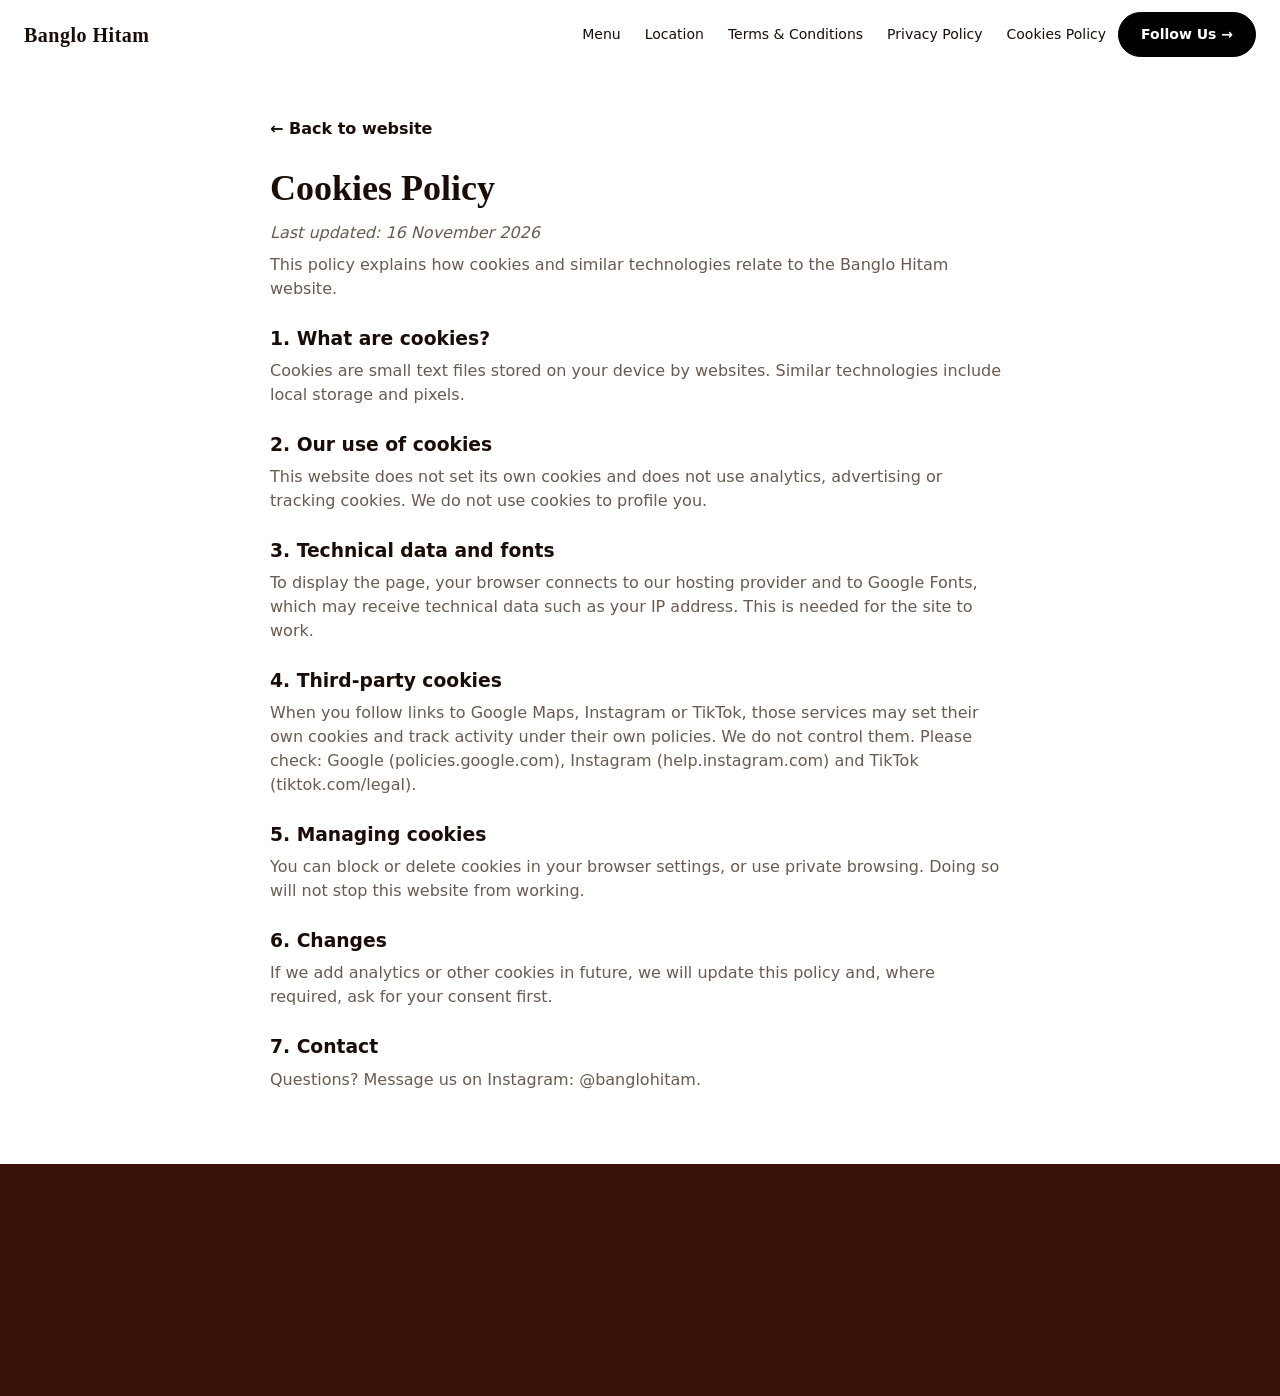
<file: cookies.html>
<!DOCTYPE html>
<html lang="en"><head><meta charset="utf-8">
<meta name="viewport" content="width=device-width, initial-scale=1, viewport-fit=cover">
<meta http-equiv="Content-Security-Policy" content="default-src 'none'; script-src 'self'; style-src 'self' https://fonts.googleapis.com; font-src https://fonts.gstatic.com; img-src 'self' data:; connect-src 'none'; base-uri 'none'; form-action 'none'; object-src 'none'; upgrade-insecure-requests">
<meta name="referrer" content="strict-origin-when-cross-origin">
<title>Cookies Policy | Banglo Hitam</title>
<meta name="description" content="The Banglo Hitam website sets no cookies of its own. Learn about third-party cookies and how to manage them.">
<meta name="robots" content="index,follow,max-image-preview:large">
<meta name="theme-color" content="#3b1208">
<link rel="canonical" href="https://YOUR-SITE-URL/cookies.html">
<link rel="icon" href="favicon.ico" sizes="48x48"><link rel="icon" type="image/png" href="favicon-192.png" sizes="192x192"><link rel="apple-touch-icon" href="apple-touch-icon.png">
<meta property="og:type" content="website"><meta property="og:site_name" content="Banglo Hitam"><meta property="og:locale" content="en_MY">
<meta property="og:title" content="Cookies Policy | Banglo Hitam"><meta property="og:description" content="The Banglo Hitam website sets no cookies of its own. Learn about third-party cookies and how to manage them."><meta property="og:url" content="https://YOUR-SITE-URL/cookies.html">
<meta property="og:image" content="https://YOUR-SITE-URL/images/og-image.jpg"><meta property="og:image:secure_url" content="https://YOUR-SITE-URL/images/og-image.jpg"><meta property="og:image:type" content="image/jpeg"><meta property="og:image:width" content="1200"><meta property="og:image:height" content="630"><meta property="og:image:alt" content="Banglo Hitam cafe counter in Klang, Selangor">
<meta name="twitter:card" content="summary_large_image"><meta name="twitter:title" content="Cookies Policy | Banglo Hitam"><meta name="twitter:description" content="The Banglo Hitam website sets no cookies of its own. Learn about third-party cookies and how to manage them."><meta name="twitter:image" content="https://YOUR-SITE-URL/images/og-image.jpg">
<link rel="preconnect" href="https://fonts.googleapis.com"><link rel="preconnect" href="https://fonts.gstatic.com" crossorigin>
<link rel="stylesheet" href="https://fonts.googleapis.com/css2?family=Inter:wght@400;500;600;700&family=Playfair+Display:wght@500;600&display=swap">
<link rel="stylesheet" href="style.css">
</head><body>
<nav><a class="logo" href="index.html">Banglo Hitam</a>
<ul><li><a href="index.html#menu">Menu</a></li><li><a href="index.html#loc">Location</a></li><li><a href="terms.html">Terms &amp; Conditions</a></li><li><a href="privacy.html">Privacy Policy</a></li><li><a href="cookies.html">Cookies Policy</a></li></ul>
<a class="btn" href="https://www.instagram.com/banglohitam/" target="_blank" rel="noopener noreferrer">Follow Us →</a><button class="burger" id="bg" aria-label="Open navigation" aria-expanded="false" aria-controls="dr"><i></i><i></i><i></i></button><div class="drawer" id="dr"><a href="index.html">Home</a><a href="index.html#menu">Menu</a><a href="index.html#loc">Location</a><a href="terms.html">Terms &amp; Conditions</a><a href="privacy.html">Privacy Policy</a><a href="cookies.html">Cookies Policy</a></div></nav>
<main id="legal"><a class="back" href="index.html">← Back to website</a><article id="cookies"><h1>Cookies Policy</h1><p><i>Last updated: 16 November 2026</i></p><p>This policy explains how cookies and similar technologies relate to the Banglo Hitam website.</p>
<h3>1. What are cookies?</h3><p>Cookies are small text files stored on your device by websites. Similar technologies include local storage and pixels.</p>
<h3>2. Our use of cookies</h3><p>This website does not set its own cookies and does not use analytics, advertising or tracking cookies. We do not use cookies to profile you.</p>
<h3>3. Technical data and fonts</h3><p>To display the page, your browser connects to our hosting provider and to Google Fonts, which may receive technical data such as your IP address. This is needed for the site to work.</p>
<h3>4. Third-party cookies</h3><p>When you follow links to Google Maps, Instagram or TikTok, those services may set their own cookies and track activity under their own policies. We do not control them. Please check: Google (policies.google.com), Instagram (help.instagram.com) and TikTok (tiktok.com/legal).</p>
<h3>5. Managing cookies</h3><p>You can block or delete cookies in your browser settings, or use private browsing. Doing so will not stop this website from working.</p>
<h3>6. Changes</h3><p>If we add analytics or other cookies in future, we will update this policy and, where required, ask for your consent first.</p>
<h3>7. Contact</h3><p>Questions? Message us on Instagram: @banglohitam.</p></article></main>
<footer><div class="logo">Banglo Hitam</div><p>Good Coffee. Good Vibes.</p>
<p><a href="https://www.instagram.com/banglohitam/" target="_blank" rel="noopener noreferrer">Instagram</a><a href="https://www.tiktok.com/@banglohitam" target="_blank" rel="noopener noreferrer">TikTok</a></p>
<p><a href="terms.html">Terms &amp; Conditions</a><a href="privacy.html">Privacy Policy</a><a href="cookies.html">Cookies Policy</a></p><p>© 2026 Banglo Hitam. All rights reserved.</p></footer>
<script src="script.js" defer></script></body></html>
</file>
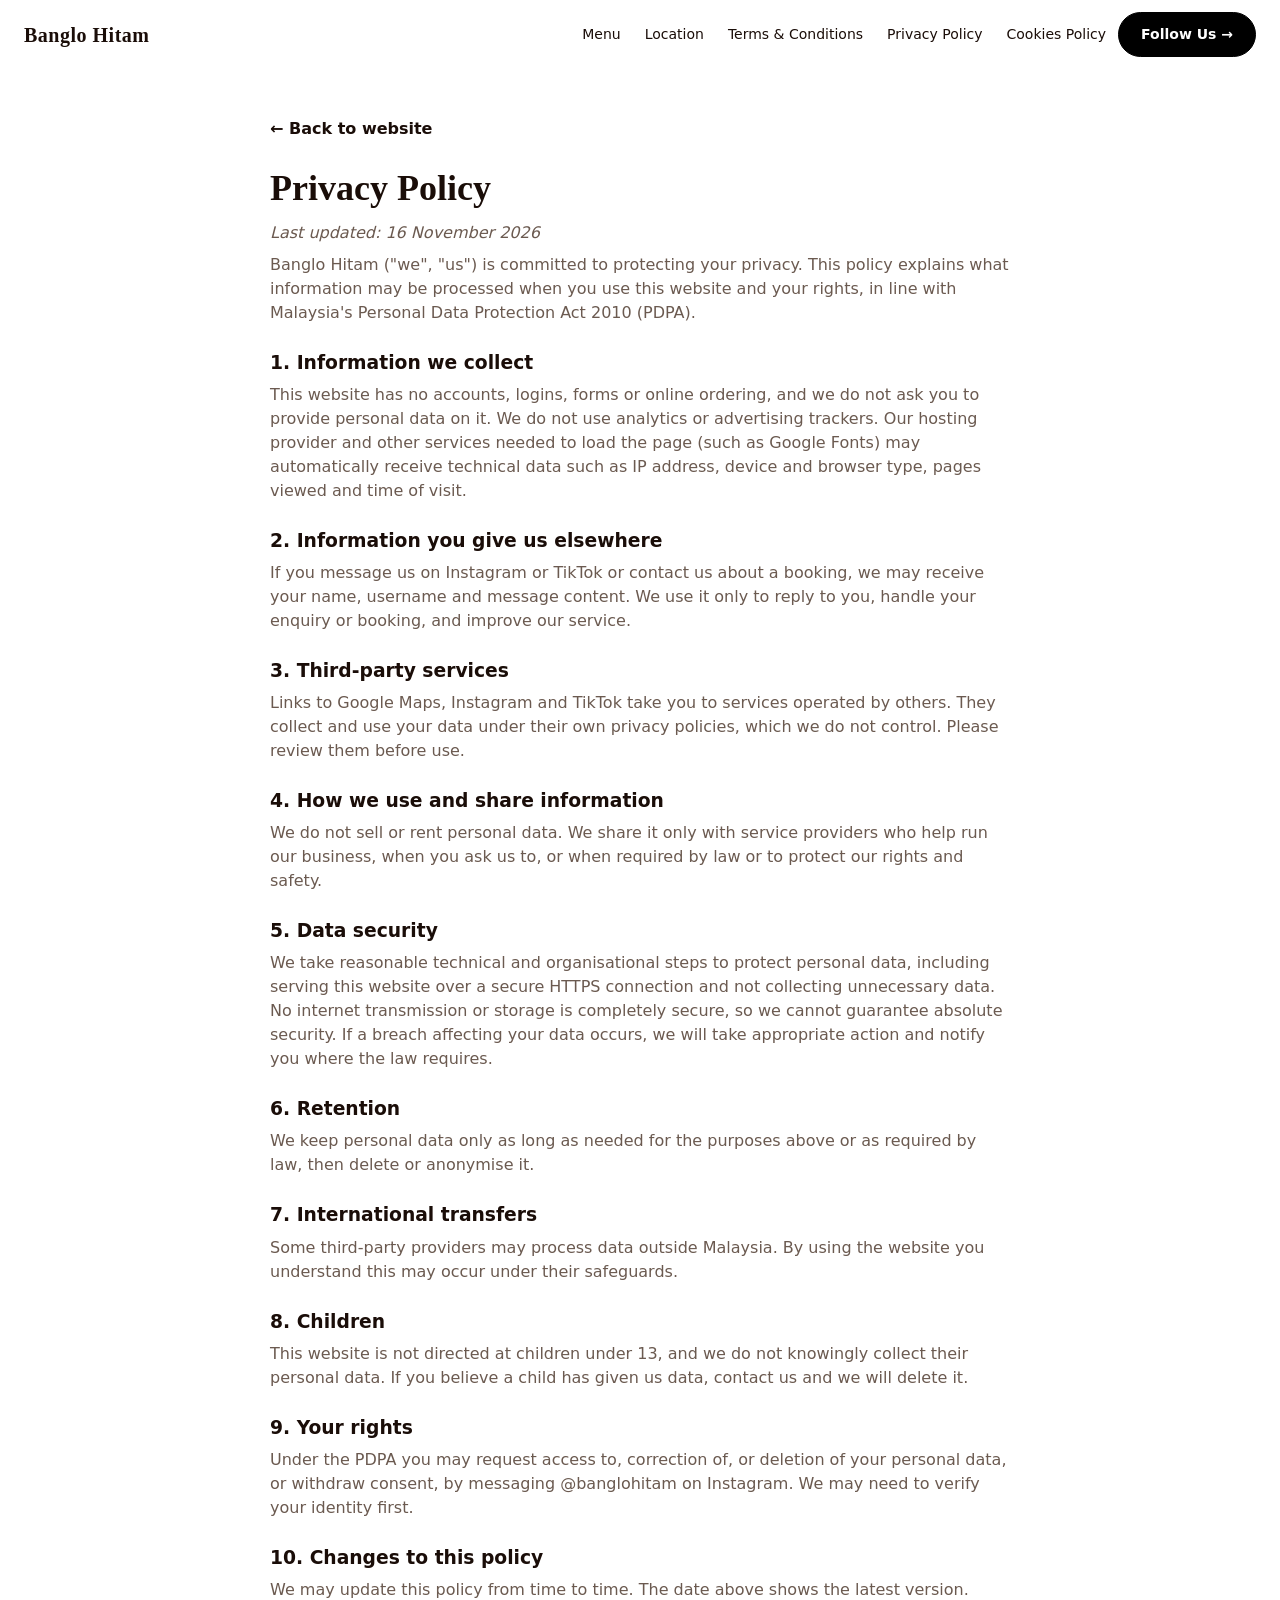
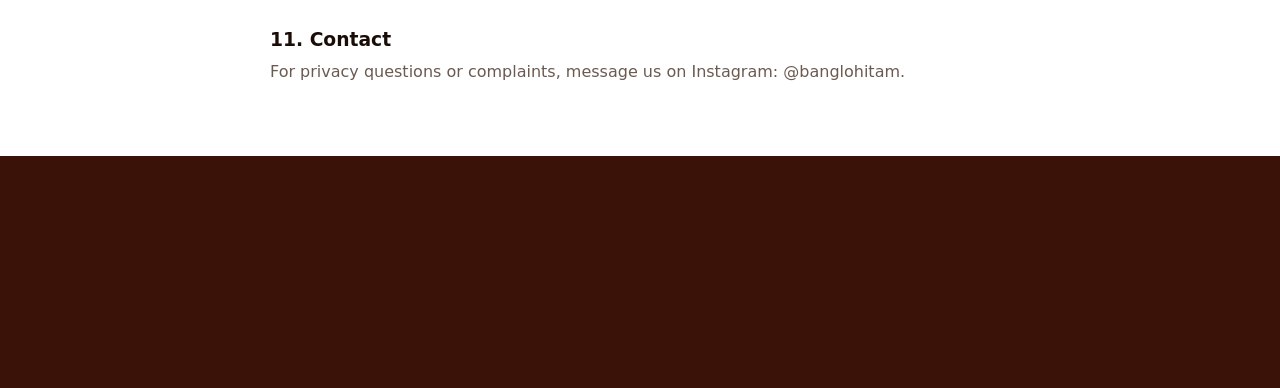
<file: privacy.html>
<!DOCTYPE html>
<html lang="en"><head><meta charset="utf-8">
<meta name="viewport" content="width=device-width, initial-scale=1, viewport-fit=cover">
<meta http-equiv="Content-Security-Policy" content="default-src 'none'; script-src 'self'; style-src 'self' https://fonts.googleapis.com; font-src https://fonts.gstatic.com; img-src 'self' data:; connect-src 'none'; base-uri 'none'; form-action 'none'; object-src 'none'; upgrade-insecure-requests">
<meta name="referrer" content="strict-origin-when-cross-origin">
<title>Privacy Policy | Banglo Hitam</title>
<meta name="description" content="How the Banglo Hitam website handles your information, your rights under Malaysia's PDPA, and how to contact us.">
<meta name="robots" content="index,follow,max-image-preview:large">
<meta name="theme-color" content="#3b1208">
<link rel="canonical" href="https://YOUR-SITE-URL/privacy.html">
<link rel="icon" href="favicon.ico" sizes="48x48"><link rel="icon" type="image/png" href="favicon-192.png" sizes="192x192"><link rel="apple-touch-icon" href="apple-touch-icon.png">
<meta property="og:type" content="website"><meta property="og:site_name" content="Banglo Hitam"><meta property="og:locale" content="en_MY">
<meta property="og:title" content="Privacy Policy | Banglo Hitam"><meta property="og:description" content="How the Banglo Hitam website handles your information, your rights under Malaysia's PDPA, and how to contact us."><meta property="og:url" content="https://YOUR-SITE-URL/privacy.html">
<meta property="og:image" content="https://YOUR-SITE-URL/images/og-image.jpg"><meta property="og:image:secure_url" content="https://YOUR-SITE-URL/images/og-image.jpg"><meta property="og:image:type" content="image/jpeg"><meta property="og:image:width" content="1200"><meta property="og:image:height" content="630"><meta property="og:image:alt" content="Banglo Hitam cafe counter in Klang, Selangor">
<meta name="twitter:card" content="summary_large_image"><meta name="twitter:title" content="Privacy Policy | Banglo Hitam"><meta name="twitter:description" content="How the Banglo Hitam website handles your information, your rights under Malaysia's PDPA, and how to contact us."><meta name="twitter:image" content="https://YOUR-SITE-URL/images/og-image.jpg">
<link rel="preconnect" href="https://fonts.googleapis.com"><link rel="preconnect" href="https://fonts.gstatic.com" crossorigin>
<link rel="stylesheet" href="https://fonts.googleapis.com/css2?family=Inter:wght@400;500;600;700&family=Playfair+Display:wght@500;600&display=swap">
<link rel="stylesheet" href="style.css">
</head><body>
<nav><a class="logo" href="index.html">Banglo Hitam</a>
<ul><li><a href="index.html#menu">Menu</a></li><li><a href="index.html#loc">Location</a></li><li><a href="terms.html">Terms &amp; Conditions</a></li><li><a href="privacy.html">Privacy Policy</a></li><li><a href="cookies.html">Cookies Policy</a></li></ul>
<a class="btn" href="https://www.instagram.com/banglohitam/" target="_blank" rel="noopener noreferrer">Follow Us →</a><button class="burger" id="bg" aria-label="Open navigation" aria-expanded="false" aria-controls="dr"><i></i><i></i><i></i></button><div class="drawer" id="dr"><a href="index.html">Home</a><a href="index.html#menu">Menu</a><a href="index.html#loc">Location</a><a href="terms.html">Terms &amp; Conditions</a><a href="privacy.html">Privacy Policy</a><a href="cookies.html">Cookies Policy</a></div></nav>
<main id="legal"><a class="back" href="index.html">← Back to website</a><article id="privacy"><h1>Privacy Policy</h1><p><i>Last updated: 16 November 2026</i></p><p>Banglo Hitam ("we", "us") is committed to protecting your privacy. This policy explains what information may be processed when you use this website and your rights, in line with Malaysia's Personal Data Protection Act 2010 (PDPA).</p>
<h3>1. Information we collect</h3><p>This website has no accounts, logins, forms or online ordering, and we do not ask you to provide personal data on it. We do not use analytics or advertising trackers. Our hosting provider and other services needed to load the page (such as Google Fonts) may automatically receive technical data such as IP address, device and browser type, pages viewed and time of visit.</p>
<h3>2. Information you give us elsewhere</h3><p>If you message us on Instagram or TikTok or contact us about a booking, we may receive your name, username and message content. We use it only to reply to you, handle your enquiry or booking, and improve our service.</p>
<h3>3. Third-party services</h3><p>Links to Google Maps, Instagram and TikTok take you to services operated by others. They collect and use your data under their own privacy policies, which we do not control. Please review them before use.</p>
<h3>4. How we use and share information</h3><p>We do not sell or rent personal data. We share it only with service providers who help run our business, when you ask us to, or when required by law or to protect our rights and safety.</p>
<h3>5. Data security</h3><p>We take reasonable technical and organisational steps to protect personal data, including serving this website over a secure HTTPS connection and not collecting unnecessary data. No internet transmission or storage is completely secure, so we cannot guarantee absolute security. If a breach affecting your data occurs, we will take appropriate action and notify you where the law requires.</p>
<h3>6. Retention</h3><p>We keep personal data only as long as needed for the purposes above or as required by law, then delete or anonymise it.</p>
<h3>7. International transfers</h3><p>Some third-party providers may process data outside Malaysia. By using the website you understand this may occur under their safeguards.</p>
<h3>8. Children</h3><p>This website is not directed at children under 13, and we do not knowingly collect their personal data. If you believe a child has given us data, contact us and we will delete it.</p>
<h3>9. Your rights</h3><p>Under the PDPA you may request access to, correction of, or deletion of your personal data, or withdraw consent, by messaging @banglohitam on Instagram. We may need to verify your identity first.</p>
<h3>10. Changes to this policy</h3><p>We may update this policy from time to time. The date above shows the latest version.</p>
<h3>11. Contact</h3><p>For privacy questions or complaints, message us on Instagram: @banglohitam.</p></article></main>
<footer><div class="logo">Banglo Hitam</div><p>Good Coffee. Good Vibes.</p>
<p><a href="https://www.instagram.com/banglohitam/" target="_blank" rel="noopener noreferrer">Instagram</a><a href="https://www.tiktok.com/@banglohitam" target="_blank" rel="noopener noreferrer">TikTok</a></p>
<p><a href="terms.html">Terms &amp; Conditions</a><a href="privacy.html">Privacy Policy</a><a href="cookies.html">Cookies Policy</a></p><p>© 2026 Banglo Hitam. All rights reserved.</p></footer>
<script src="script.js" defer></script></body></html>
</file>
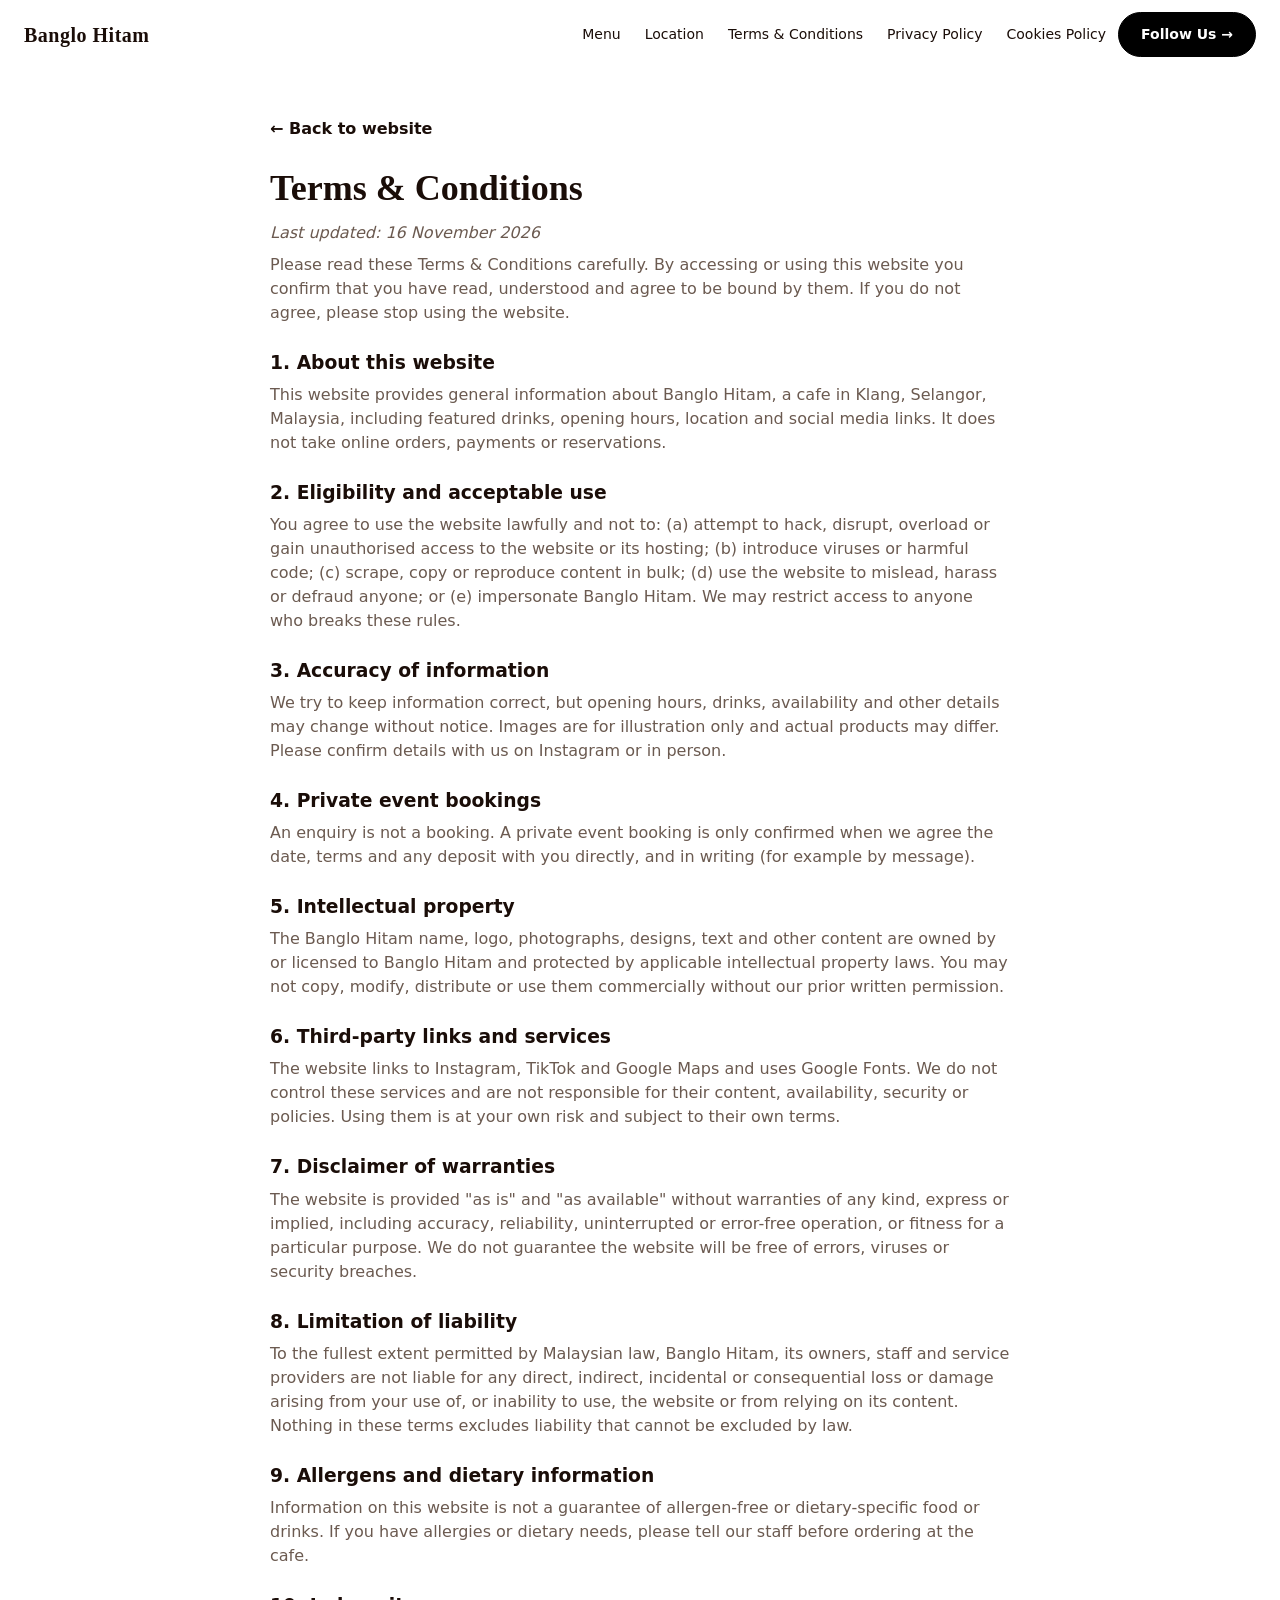
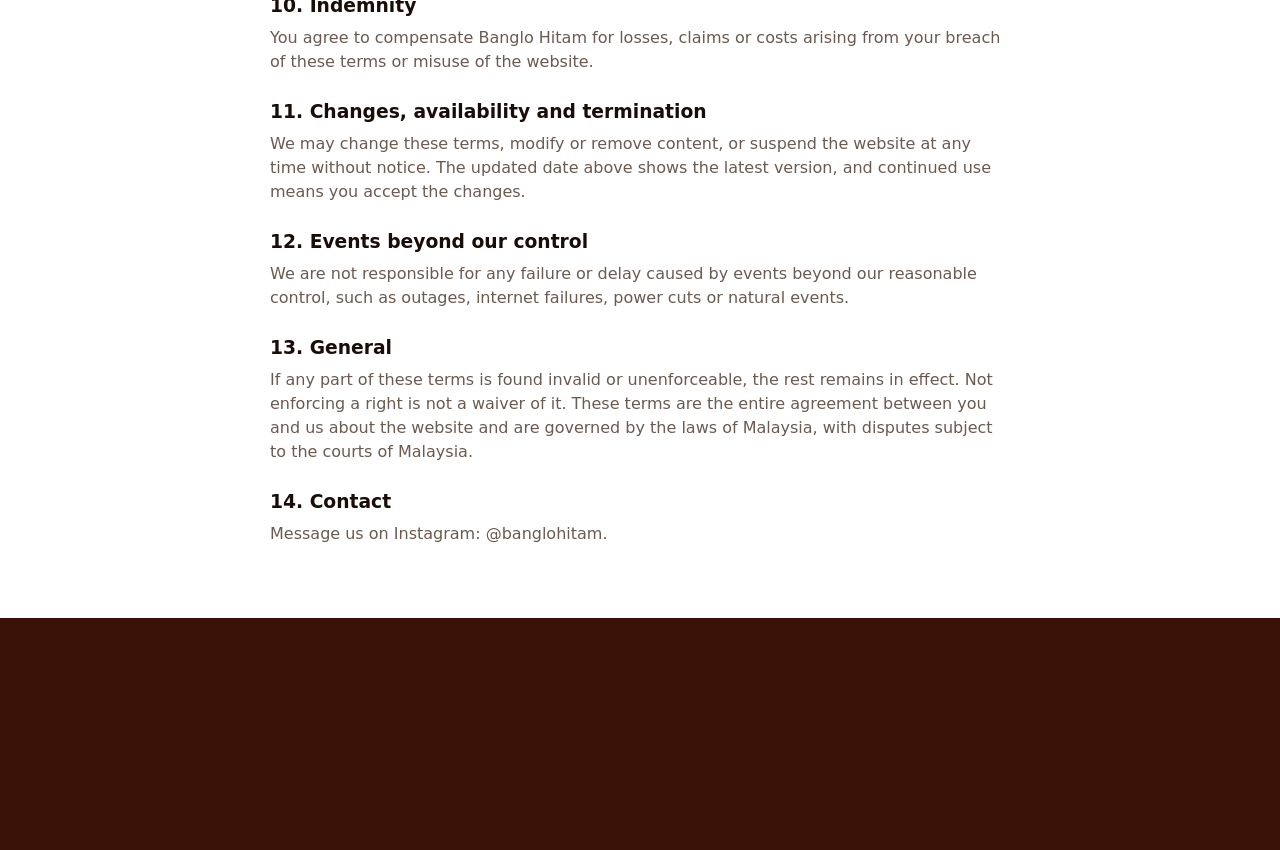
<file: terms.html>
<!DOCTYPE html>
<html lang="en"><head><meta charset="utf-8">
<meta name="viewport" content="width=device-width, initial-scale=1, viewport-fit=cover">
<meta http-equiv="Content-Security-Policy" content="default-src 'none'; script-src 'self'; style-src 'self' https://fonts.googleapis.com; font-src https://fonts.gstatic.com; img-src 'self' data:; connect-src 'none'; base-uri 'none'; form-action 'none'; object-src 'none'; upgrade-insecure-requests">
<meta name="referrer" content="strict-origin-when-cross-origin">
<title>Terms &amp; Conditions | Banglo Hitam</title>
<meta name="description" content="Read the Terms &amp; Conditions for using the Banglo Hitam website, including acceptable use, bookings, liability and governing law.">
<meta name="robots" content="index,follow,max-image-preview:large">
<meta name="theme-color" content="#3b1208">
<link rel="canonical" href="https://YOUR-SITE-URL/terms.html">
<link rel="icon" href="favicon.ico" sizes="48x48"><link rel="icon" type="image/png" href="favicon-192.png" sizes="192x192"><link rel="apple-touch-icon" href="apple-touch-icon.png">
<meta property="og:type" content="website"><meta property="og:site_name" content="Banglo Hitam"><meta property="og:locale" content="en_MY">
<meta property="og:title" content="Terms &amp; Conditions | Banglo Hitam"><meta property="og:description" content="Read the Terms &amp; Conditions for using the Banglo Hitam website, including acceptable use, bookings, liability and governing law."><meta property="og:url" content="https://YOUR-SITE-URL/terms.html">
<meta property="og:image" content="https://YOUR-SITE-URL/images/og-image.jpg"><meta property="og:image:secure_url" content="https://YOUR-SITE-URL/images/og-image.jpg"><meta property="og:image:type" content="image/jpeg"><meta property="og:image:width" content="1200"><meta property="og:image:height" content="630"><meta property="og:image:alt" content="Banglo Hitam cafe counter in Klang, Selangor">
<meta name="twitter:card" content="summary_large_image"><meta name="twitter:title" content="Terms &amp; Conditions | Banglo Hitam"><meta name="twitter:description" content="Read the Terms &amp; Conditions for using the Banglo Hitam website, including acceptable use, bookings, liability and governing law."><meta name="twitter:image" content="https://YOUR-SITE-URL/images/og-image.jpg">
<link rel="preconnect" href="https://fonts.googleapis.com"><link rel="preconnect" href="https://fonts.gstatic.com" crossorigin>
<link rel="stylesheet" href="https://fonts.googleapis.com/css2?family=Inter:wght@400;500;600;700&family=Playfair+Display:wght@500;600&display=swap">
<link rel="stylesheet" href="style.css">
</head><body>
<nav><a class="logo" href="index.html">Banglo Hitam</a>
<ul><li><a href="index.html#menu">Menu</a></li><li><a href="index.html#loc">Location</a></li><li><a href="terms.html">Terms &amp; Conditions</a></li><li><a href="privacy.html">Privacy Policy</a></li><li><a href="cookies.html">Cookies Policy</a></li></ul>
<a class="btn" href="https://www.instagram.com/banglohitam/" target="_blank" rel="noopener noreferrer">Follow Us →</a><button class="burger" id="bg" aria-label="Open navigation" aria-expanded="false" aria-controls="dr"><i></i><i></i><i></i></button><div class="drawer" id="dr"><a href="index.html">Home</a><a href="index.html#menu">Menu</a><a href="index.html#loc">Location</a><a href="terms.html">Terms &amp; Conditions</a><a href="privacy.html">Privacy Policy</a><a href="cookies.html">Cookies Policy</a></div></nav>
<main id="legal"><a class="back" href="index.html">← Back to website</a><article id="terms"><h1>Terms &amp; Conditions</h1><p><i>Last updated: 16 November 2026</i></p><p>Please read these Terms &amp; Conditions carefully. By accessing or using this website you confirm that you have read, understood and agree to be bound by them. If you do not agree, please stop using the website.</p>
<h3>1. About this website</h3><p>This website provides general information about Banglo Hitam, a cafe in Klang, Selangor, Malaysia, including featured drinks, opening hours, location and social media links. It does not take online orders, payments or reservations.</p>
<h3>2. Eligibility and acceptable use</h3><p>You agree to use the website lawfully and not to: (a) attempt to hack, disrupt, overload or gain unauthorised access to the website or its hosting; (b) introduce viruses or harmful code; (c) scrape, copy or reproduce content in bulk; (d) use the website to mislead, harass or defraud anyone; or (e) impersonate Banglo Hitam. We may restrict access to anyone who breaks these rules.</p>
<h3>3. Accuracy of information</h3><p>We try to keep information correct, but opening hours, drinks, availability and other details may change without notice. Images are for illustration only and actual products may differ. Please confirm details with us on Instagram or in person.</p>
<h3>4. Private event bookings</h3><p>An enquiry is not a booking. A private event booking is only confirmed when we agree the date, terms and any deposit with you directly, and in writing (for example by message).</p>
<h3>5. Intellectual property</h3><p>The Banglo Hitam name, logo, photographs, designs, text and other content are owned by or licensed to Banglo Hitam and protected by applicable intellectual property laws. You may not copy, modify, distribute or use them commercially without our prior written permission.</p>
<h3>6. Third-party links and services</h3><p>The website links to Instagram, TikTok and Google Maps and uses Google Fonts. We do not control these services and are not responsible for their content, availability, security or policies. Using them is at your own risk and subject to their own terms.</p>
<h3>7. Disclaimer of warranties</h3><p>The website is provided "as is" and "as available" without warranties of any kind, express or implied, including accuracy, reliability, uninterrupted or error-free operation, or fitness for a particular purpose. We do not guarantee the website will be free of errors, viruses or security breaches.</p>
<h3>8. Limitation of liability</h3><p>To the fullest extent permitted by Malaysian law, Banglo Hitam, its owners, staff and service providers are not liable for any direct, indirect, incidental or consequential loss or damage arising from your use of, or inability to use, the website or from relying on its content. Nothing in these terms excludes liability that cannot be excluded by law.</p>
<h3>9. Allergens and dietary information</h3><p>Information on this website is not a guarantee of allergen-free or dietary-specific food or drinks. If you have allergies or dietary needs, please tell our staff before ordering at the cafe.</p>
<h3>10. Indemnity</h3><p>You agree to compensate Banglo Hitam for losses, claims or costs arising from your breach of these terms or misuse of the website.</p>
<h3>11. Changes, availability and termination</h3><p>We may change these terms, modify or remove content, or suspend the website at any time without notice. The updated date above shows the latest version, and continued use means you accept the changes.</p>
<h3>12. Events beyond our control</h3><p>We are not responsible for any failure or delay caused by events beyond our reasonable control, such as outages, internet failures, power cuts or natural events.</p>
<h3>13. General</h3><p>If any part of these terms is found invalid or unenforceable, the rest remains in effect. Not enforcing a right is not a waiver of it. These terms are the entire agreement between you and us about the website and are governed by the laws of Malaysia, with disputes subject to the courts of Malaysia.</p>
<h3>14. Contact</h3><p>Message us on Instagram: @banglohitam.</p></article></main>
<footer><div class="logo">Banglo Hitam</div><p>Good Coffee. Good Vibes.</p>
<p><a href="https://www.instagram.com/banglohitam/" target="_blank" rel="noopener noreferrer">Instagram</a><a href="https://www.tiktok.com/@banglohitam" target="_blank" rel="noopener noreferrer">TikTok</a></p>
<p><a href="terms.html">Terms &amp; Conditions</a><a href="privacy.html">Privacy Policy</a><a href="cookies.html">Cookies Policy</a></p><p>© 2026 Banglo Hitam. All rights reserved.</p></footer>
<script src="script.js" defer></script></body></html>
</file>
<file: style.css>
:root{--bg:#fff;--ink:#1a0d08;--choc:#3b1208;--beige:#e0cfb8;--card:#f4ede2;--muted:#6b5a50;box-sizing:border-box;padding-top:env(safe-area-inset-top,0px);padding-bottom:env(safe-area-inset-bottom,0px)}@media(prefers-color-scheme:dark){:root:not([data-theme="light"]){--bg:#fff;--ink:#1a0d08}}html{scroll-behavior:smooth;scroll-padding-top:70px}*{box-sizing:border-box;margin:0}body{background:#fff;color:var(--ink);font-family:Inter,system-ui,sans-serif;line-height:1.5}a{color:inherit;text-decoration:none}h2{font-family:'Playfair Display',Georgia,serif;font-weight:600;font-size:clamp(26px,5vw,36px);text-align:center;display:flex;align-items:center;gap:18px;justify-content:center;margin-bottom:32px}h2::before,h2::after{content:"";height:1px;width:clamp(30px,10vw,110px);background:currentColor}section{padding:64px 20px}.w{max-width:1100px;margin:auto}nav{position:sticky;top:0;z-index:100;background:#fffffff2;backdrop-filter:blur(8px);display:flex;align-items:center;justify-content:space-between;padding:12px 24px}.logo{font-family:'Playfair Display',serif;font-weight:600;font-size:20px;letter-spacing:.5px}nav ul{display:flex;gap:24px;list-style:none;padding:0;font-size:14px}.btn{display:inline-flex;gap:8px;align-items:center;background:#000;color:#fff;padding:11px 22px;border-radius:99px;font-weight:600;font-size:14px;border:1.5px solid #000}.btn.o{background:#fff;color:#000}@media(max-width:760px){nav ul{display:none}}.hero{display:grid;grid-template-columns:1.1fr .9fr;gap:30px;align-items:center;max-width:1100px;margin:auto;padding:56px 20px}.hero small{letter-spacing:.2em;font-size:12px;color:var(--muted)}.hero h1{font-size:clamp(38px,7vw,64px);line-height:1.05;margin:12px 0;font-weight:700}.hero p{font-size:18px;margin-bottom:24px;color:var(--muted)}.hero .b{display:flex;gap:12px;flex-wrap:wrap}.hv{background:var(--beige);border-radius:28px;aspect-ratio:4/3;overflow:hidden}.hv img{width:100%;height:100%;object-fit:cover;display:block}@media(max-width:760px){.hero{grid-template-columns:1fr}}.feat{display:grid;grid-template-columns:repeat(auto-fit,minmax(260px,1fr));gap:16px}.feat div{background:var(--card);border-radius:20px;padding:24px;display:flex;gap:16px;align-items:center}.feat span{font-size:34px}.feat b{display:block}.feat small{color:var(--muted)}#best{background:var(--beige);overflow:hidden;position:relative;z-index:1;isolation:isolate;padding-bottom:48px}.car{position:relative;height:470px;max-width:1100px;margin:auto;touch-action:pan-y;cursor:grab;user-select:none;-webkit-user-select:none}.it{position:absolute;left:50%;top:50%;width:170px;transition:transform .7s cubic-bezier(.3,.8,.3,1),opacity .7s;cursor:pointer;will-change:transform;filter:drop-shadow(0 14px 14px #3b120833)}.it img{width:100%;display:block;pointer-events:none;-webkit-user-drag:none;user-select:none;-webkit-user-select:none}.it{-webkit-tap-highlight-color:transparent;outline:none}.car *::selection{background:transparent}.dots{display:flex;gap:8px;justify-content:center;margin-top:8px}.dots i{width:8px;height:8px;border-radius:9px;background:#3b120855;transition:.3s}.dots i.on{width:24px;background:var(--choc)}.faq{display:grid;grid-template-columns:1fr 1.4fr;gap:24px;align-items:start}.q{background:var(--card);border-radius:20px;padding:0 20px;margin-bottom:12px}.q button{all:unset;cursor:pointer;display:flex;justify-content:space-between;align-items:center;width:100%;padding:16px 0;font-weight:500;gap:12px}.q svg{transition:transform .3s;flex:none}.q.open svg{transform:rotate(180deg)}.q .a{max-height:0;overflow:hidden;transition:max-height .4s ease;color:var(--muted)}.q .a p{padding-bottom:16px;white-space:pre-line}.qm{background:var(--card);border-radius:24px;aspect-ratio:1;display:grid;place-items:center;font:600 120px 'Playfair Display',serif;color:var(--beige)}@media(max-width:760px){.faq{grid-template-columns:1fr}.qm{display:none}}#loc{background:var(--beige)}.lg{display:grid;grid-template-columns:repeat(auto-fit,minmax(260px,1fr));gap:20px}.lg>div{background:#ffffffb0;border-radius:24px;padding:28px}.lg h3{font-family:'Playfair Display',serif;font-size:22px;margin-bottom:14px}.hr{display:flex;justify-content:space-between;gap:12px;padding:6px 0;border-bottom:1px solid #3b120815;font-size:15px}.hr span:first-child{font-weight:600}.soc{display:flex;gap:12px;margin-top:20px;flex-wrap:wrap}footer{background:var(--choc);color:var(--beige);padding:40px 20px;text-align:center}footer .logo{color:#fff;font-size:24px}footer p{margin-top:8px;font-size:14px}footer a{text-decoration:underline;margin:0 8px}.about{max-width:760px;margin:auto;text-align:center;font-size:clamp(17px,2.4vw,20px);line-height:1.8;color:var(--ink)}#legal{display:none;max-width:780px;margin:auto;padding:48px 20px 64px}body.lg-on #legal{display:block}body.lg-on .page{display:none}#legal h1{font-family:"Playfair Display",serif;font-size:36px;margin-bottom:6px}#legal h3{margin:24px 0 6px}#legal p,#legal li{color:var(--muted);margin-bottom:8px}#legal ul{padding-left:22px}#legal article{display:none}#legal article.on{display:block}.back{display:inline-block;margin-bottom:20px;font-weight:600}nav{gap:12px}.logo{margin-right:auto}.burger{display:none;all:unset;cursor:pointer;width:42px;height:42px;border-radius:50%;background:#000;display:none;flex-direction:column;gap:5px;align-items:center;justify-content:center}.burger i{width:18px;height:2px;background:#fff;border-radius:2px;transition:transform .35s,opacity .25s}.burger.on i:nth-child(1){transform:translateY(7px) rotate(45deg)}.burger.on i:nth-child(2){opacity:0}.burger.on i:nth-child(3){transform:translateY(-7px) rotate(-45deg)}.drawer{position:absolute;top:100%;left:0;right:0;background:#fffffff7;backdrop-filter:blur(10px);display:flex;flex-direction:column;padding:8px 24px 18px;border-bottom:1px solid #3b120820;box-shadow:0 18px 30px #3b120815;visibility:hidden;opacity:0;transform:translateY(-12px);transition:opacity .3s,transform .3s,visibility .3s}.drawer.on{visibility:visible;opacity:1;transform:none}.drawer a{padding:14px 0;font-weight:500;border-bottom:1px solid #3b120812;opacity:0;transform:translateX(-14px);transition:opacity .35s,transform .35s,padding .25s}.drawer.on a{opacity:1;transform:none}.drawer.on a:nth-child(2){transition-delay:.05s}.drawer.on a:nth-child(3){transition-delay:.1s}.drawer.on a:nth-child(4){transition-delay:.15s}.drawer.on a:nth-child(5){transition-delay:.2s}.drawer.on a:nth-child(6){transition-delay:.25s}.drawer a:hover{padding-left:8px}.drawer a:last-child{border:0}@media(max-width:1000px){nav ul{display:none!important}.burger{display:flex}}@media(max-width:420px){nav{padding:10px 14px}nav .btn{padding:9px 14px;font-size:13px}.logo{font-size:17px}}.ic{width:1.15em;height:1.15em;vertical-align:-.2em;margin-right:4px}.addr{text-align:center;color:var(--muted);margin:-14px 0 28px}.addr a{text-decoration:underline}.mg{display:grid;grid-template-columns:repeat(auto-fit,minmax(300px,1fr));gap:20px;align-items:start}.mc{background:var(--card);border-radius:24px;padding:26px 22px 14px;position:relative}.pill{display:inline-block;background:var(--choc);color:#fff;border-radius:99px;padding:7px 20px;font-weight:700;font-size:13px;letter-spacing:.08em;margin-bottom:10px}.mc small{float:right;margin-top:8px;font-size:12px;letter-spacing:.1em;color:var(--muted);font-weight:600}.mr{display:flex;justify-content:space-between;gap:14px;padding:9px 0;border-bottom:1px dashed #3b120822;font-size:15px;transition:padding .25s,background .25s}.mr:last-child{border:0}.mr b{white-space:nowrap;font-weight:600;color:var(--choc)}.mr:hover{padding-left:8px}.js .rv{opacity:0;transform:translateY(30px);transition:opacity .8s ease,transform .8s cubic-bezier(.2,.7,.2,1);transition-delay:var(--d,0s)}.js .rv.in{opacity:1;transform:none}h2::before,h2::after{transition:transform .9s ease .2s}.js h2.rv::before{transform:scaleX(0);transform-origin:right}.js h2.rv::after{transform:scaleX(0);transform-origin:left}.js h2.rv.in::before,.js h2.rv.in::after{transform:none}@keyframes dn{from{opacity:0;transform:translateY(-100%)}}@keyframes up{from{opacity:0;transform:translateY(26px)}}@keyframes zi{from{opacity:0;transform:scale(1.06)}}@keyframes fl{50%{transform:translateY(-8px)}}nav{animation:dn .7s ease both}.hero>div:first-child>*{animation:up .8s cubic-bezier(.2,.7,.2,1) both}.hero small{animation-delay:.1s!important}.hero h1{animation-delay:.2s!important}.hero p{animation-delay:.35s!important}.hero .b{animation-delay:.5s!important}.hv{animation:zi 1.1s ease .2s both}.hv img{transition:transform 1.2s ease}.hv:hover img{transform:scale(1.05)}.btn{transition:transform .25s,box-shadow .25s,background .25s,color .25s}.btn:hover{transform:translateY(-3px);box-shadow:0 10px 20px #0003}nav ul a{position:relative}nav ul a::after{content:"";position:absolute;left:0;bottom:-3px;height:1.5px;width:100%;background:currentColor;transform:scaleX(0);transition:transform .3s}nav ul a:hover::after{transform:scaleX(1)}.q{transition:box-shadow .3s,transform .3s}.q:hover{transform:translateY(-2px);box-shadow:0 8px 20px #3b12081a}.mc{transition:transform .35s,box-shadow .35s}.mc:hover{transform:translateY(-5px);box-shadow:0 14px 28px #3b12081f}.lg>div{transition:transform .35s}.lg>div:hover{transform:translateY(-5px)}.ic{animation:fl 3.2s ease-in-out infinite}#legal article.on{animation:up .6s ease both}@media(prefers-reduced-motion:reduce){*,*::before,*::after{animation:none!important;transition:none!important}.js .rv{opacity:1;transform:none}}#legal{display:block!important;min-height:60vh}#legal article{display:block!important}.js .rv{will-change:opacity,transform}
</file>
